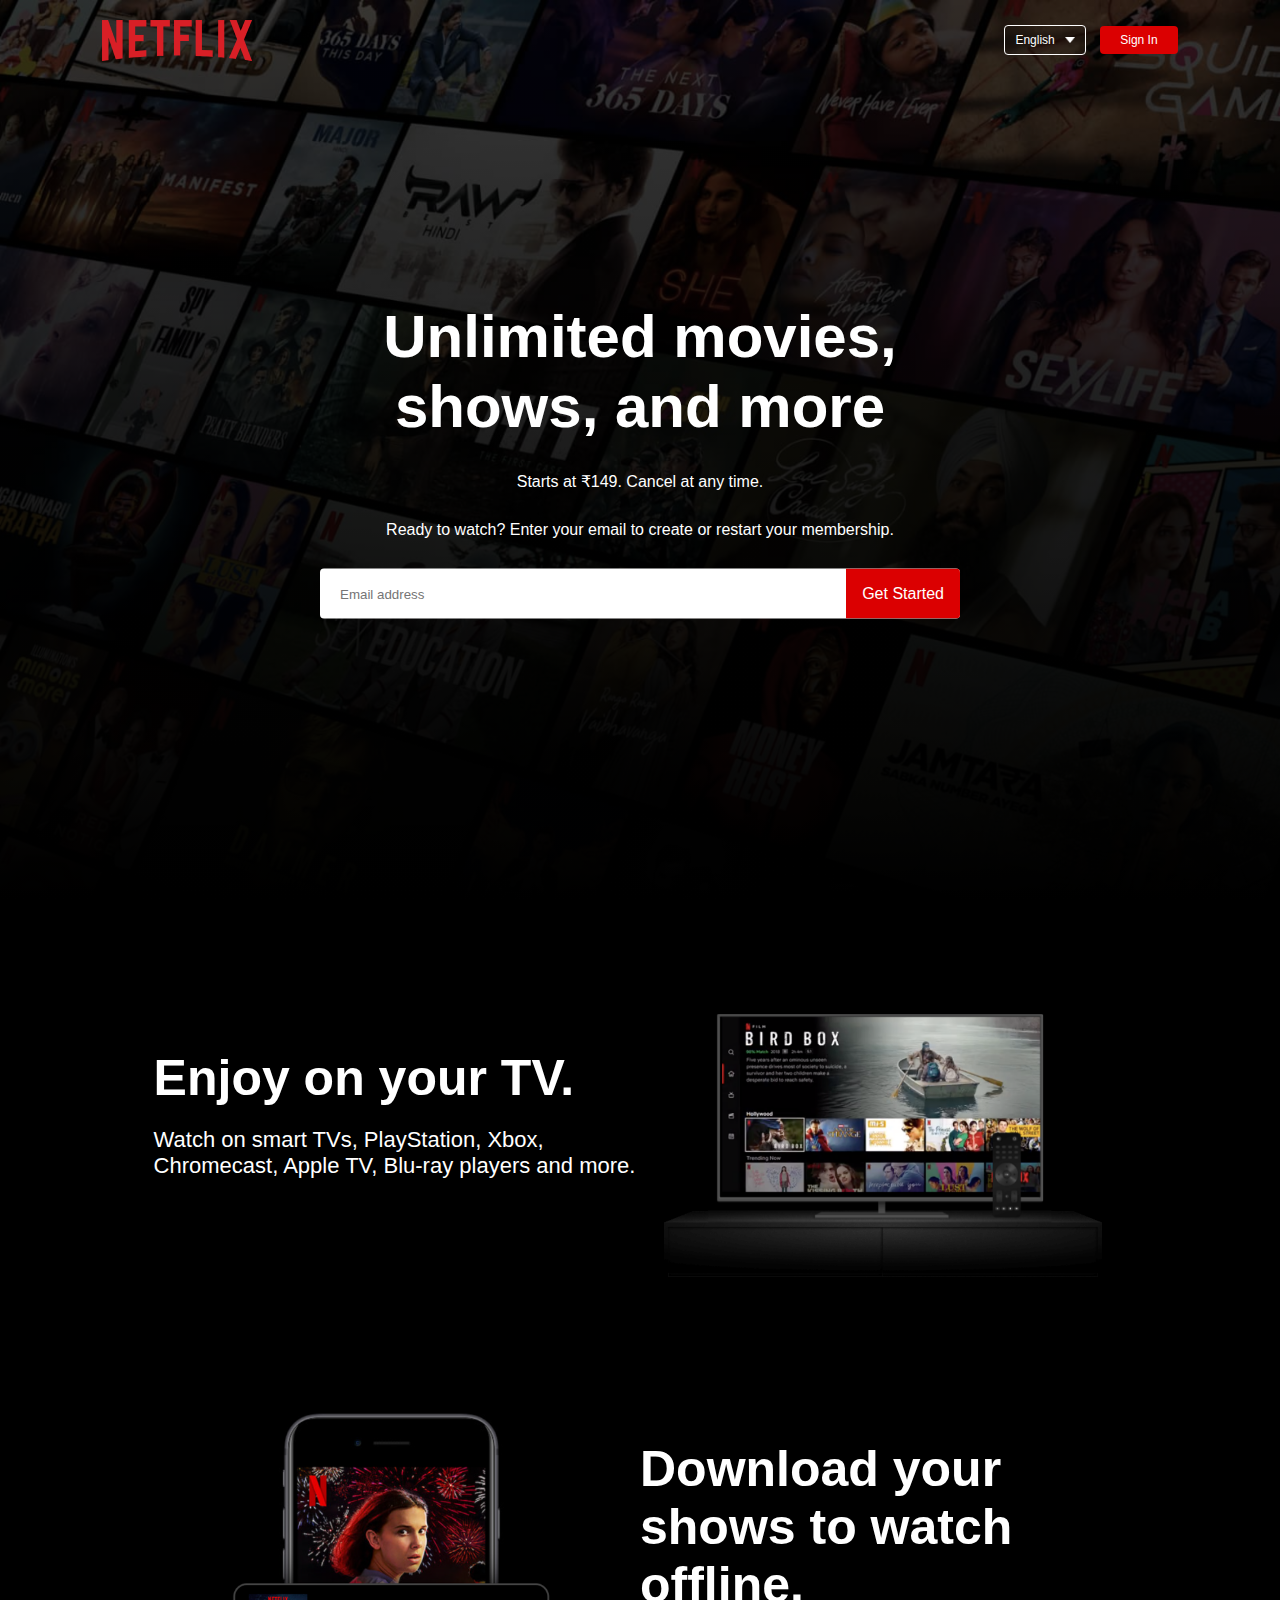
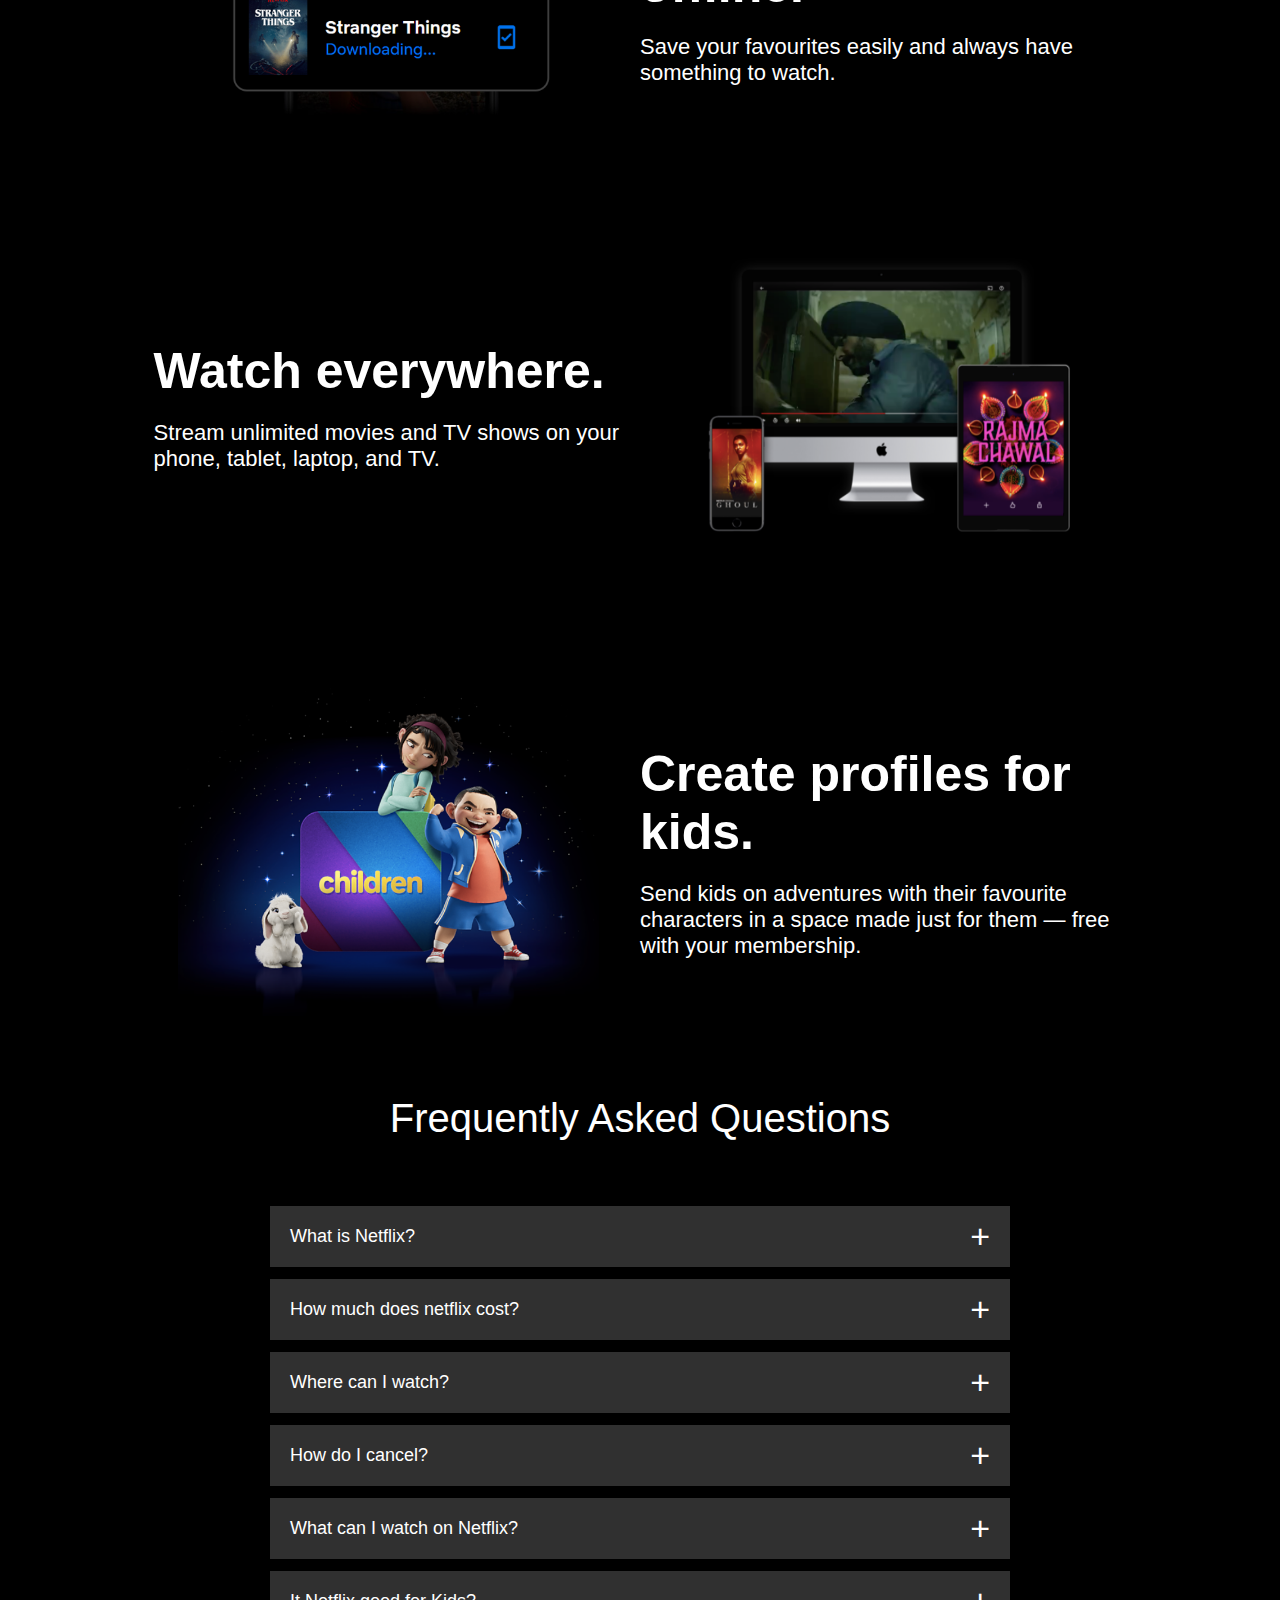
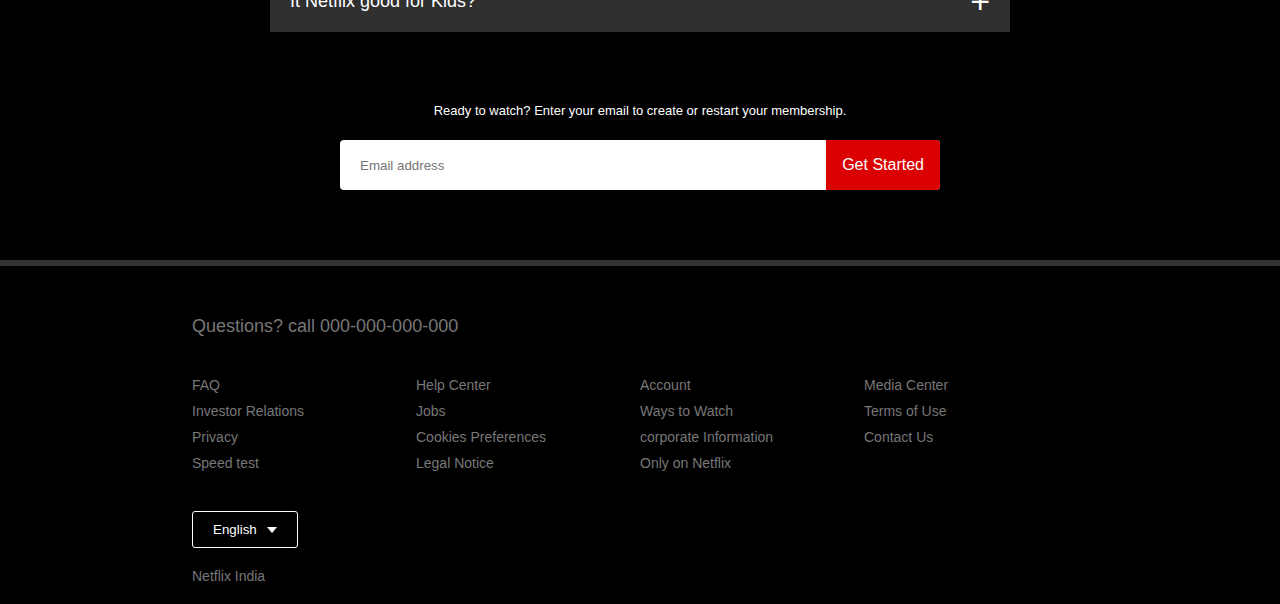
<file: index.html>
<!DOCTYPE html>
<html lang="en">
<head>
    <meta charset="UTF-8">
    <meta name="viewport" content="width=device-width, initial-scale=1.0">
    <title>Netflix-ClonePage</title>
    <link rel="stylesheet" href="style.css">
    <link rel="icon" href="images/1b54efef3720f6ac39647fc420d4a6f9.jpg">
</head>
<body>
    <div class="header">
        <nav>
            <img src="images/logo.png" class="logo">
            <div>
                <button class="language-btn">English <img src="images/down-icon.png"></button>
                <button>
                    <a href="Netflix-Login/login.html"></a>
                    Sign In
                 </button>
            </div>
        </nav>
        <div class="header-content">
            <h1>Unlimited movies, shows, and more</h1>
            <h4>Starts at ₹149. Cancel at any time.</h4>
            <p>Ready to watch? Enter your email to create or restart your membership.</p>
            <form class="emailsignup"">
            <input type="email" placeholder="Email address" required>
            <button type="submit">Get Started</button>
        </form>
        </div>
    </div>
<div class="feature">
    <div class="row">
        <div class="textcol">
            <h2>Enjoy on your TV.</h2>
            <p>Watch on smart TVs, PlayStation, Xbox, Chromecast, Apple TV, Blu-ray players and more.</p>
        </div>
        <div class="imgcol">
            <img src="images/feature-1.png">
        </div>
    </div>
</div>
<div class="feature">
    <div class="row">
        <div class="imgcol">
            <img src="images/feature-2.png">
        </div>
        <div class="textcol">
            <h2>Download your shows to watch offline.</h2>
            <p>Save your favourites easily and always have something to watch.</p>
        </div>
        
    </div>
</div>
<div class="feature">
    <div class="row">
        <div class="textcol">
            <h2>Watch everywhere.</h2>
            <p>Stream unlimited movies and TV shows on your phone, tablet, laptop, and TV.</p>
        </div>
        <div class="imgcol">
            <img src="images/feature-3.png">
        </div>
    </div>
</div>
<div class="feature">
    <div class="row">
        <div class="imgcol">
            <img src="images/feature-4.png">
        </div>
        <div class="textcol">
            <h2>Create profiles for kids.</h2>
            <p>Send kids on adventures with their favourite characters in a space made just for them — free with your membership.</p>
        </div>
        
    </div>
</div>
<div class="faq">
    <h2>
        Frequently Asked Questions
    </h2>
    <ul class="accordion">
        <li>
            <input type="radio" name="accordion" id="first">
            <label for="first">What is Netflix?</label>
            <div class="content">
                <p>Lorem ipsum dolor sit amet consectetur adipisicing elit. Quaerat eius illo, at non temporibus ea aliquam asperiores quas libero officia voluptatem, ab assumenda distinctio hic laboriosam placeat ipsum dolore nulla.</p>
            </div>
        </li>
        <li>
            <input type="radio" name="accordion" id="second">
            <label for="second">How much does netflix cost?</label>
            <div class="content">
                <p>Lorem ipsum dolor sit amet consectetur adipisicing elit. Quaerat eius illo, at non temporibus ea aliquam asperiores quas libero officia voluptatem, ab assumenda distinctio hic laboriosam placeat ipsum dolore nulla.</p>
            </div>
        </li>
        <li>
            <input type="radio" name="accordion" id="third">
            <label for="third">Where can I watch?</label>
            <div class="content">
                <p>Lorem ipsum dolor sit amet consectetur adipisicing elit. Quaerat eius illo, at non temporibus ea aliquam asperiores quas libero officia voluptatem, ab assumenda distinctio hic laboriosam placeat ipsum dolore nulla.</p>
            </div>
        </li>
        <li>
            <input type="radio" name="accordion" id="fourth">
            <label for="fourth">How do I cancel?</label>
            <div class="content">
                <p>Lorem ipsum dolor sit amet consectetur adipisicing elit. Quaerat eius illo, at non temporibus ea aliquam asperiores quas libero officia voluptatem, ab assumenda distinctio hic laboriosam placeat ipsum dolore nulla.</p>
            </div>
        </li>
        <li>
            <input type="radio" name="accordion" id="fifth">
            <label for="fifth">What can I watch on Netflix?</label>
            <div class="content">
                <p>Lorem ipsum dolor sit amet consectetur adipisicing elit. Quaerat eius illo, at non temporibus ea aliquam asperiores quas libero officia voluptatem, ab assumenda distinctio hic laboriosam placeat ipsum dolore nulla.</p>
            </div>
        </li>
        <li>
            <input type="radio" name="accordion" id="sixth">
            <label for="sixth">It Netflix good for Kids?</label>
            <div class="content">
                <p>Lorem ipsum dolor sit amet consectetur adipisicing elit. Quaerat eius illo, at non temporibus ea aliquam asperiores quas libero officia voluptatem, ab assumenda distinctio hic laboriosam placeat ipsum dolore nulla.</p>
            </div>
        </li>
    </ul>
    <small>Ready to watch? Enter your email to create or restart your membership.</small>
    <form class="emailsignup"">
            <input type="email" placeholder="Email address" required>
            <button type="submit">Get Started</button>
 </div>
 <div class="footer">
    <h2>Questions? call 000-000-000-000</h2>
    <div class="row">
        <div class="col">
            <a href="#">FAQ</a>
            <a href="#">Investor Relations</a>
            <a href="#">Privacy</a>
            <a href="#">Speed test</a>
        </div>
        <div class="col">
            <a href="#">Help Center</a>
            <a href="#">Jobs</a>
            <a href="#">Cookies Preferences</a>
            <a href="#">Legal Notice</a>
        </div>
        <div class="col">
            <a href="#">Account<a>
            <a href="#">Ways to Watch</a>
            <a href="#">corporate Information</a>
            <a href="#">Only on Netflix</a>
        </div>
        <div class="col">
            <a href="#">Media Center</a>
            <a href="#">Terms of Use</a>
            <a href="#">Contact Us</a>
        </div>
    </div>
    <button class="language-btn">English <img src="images/down-icon.png"></button>
    <p class="copy">Netflix India </p>
 </div>
</body>
</html>
</file>
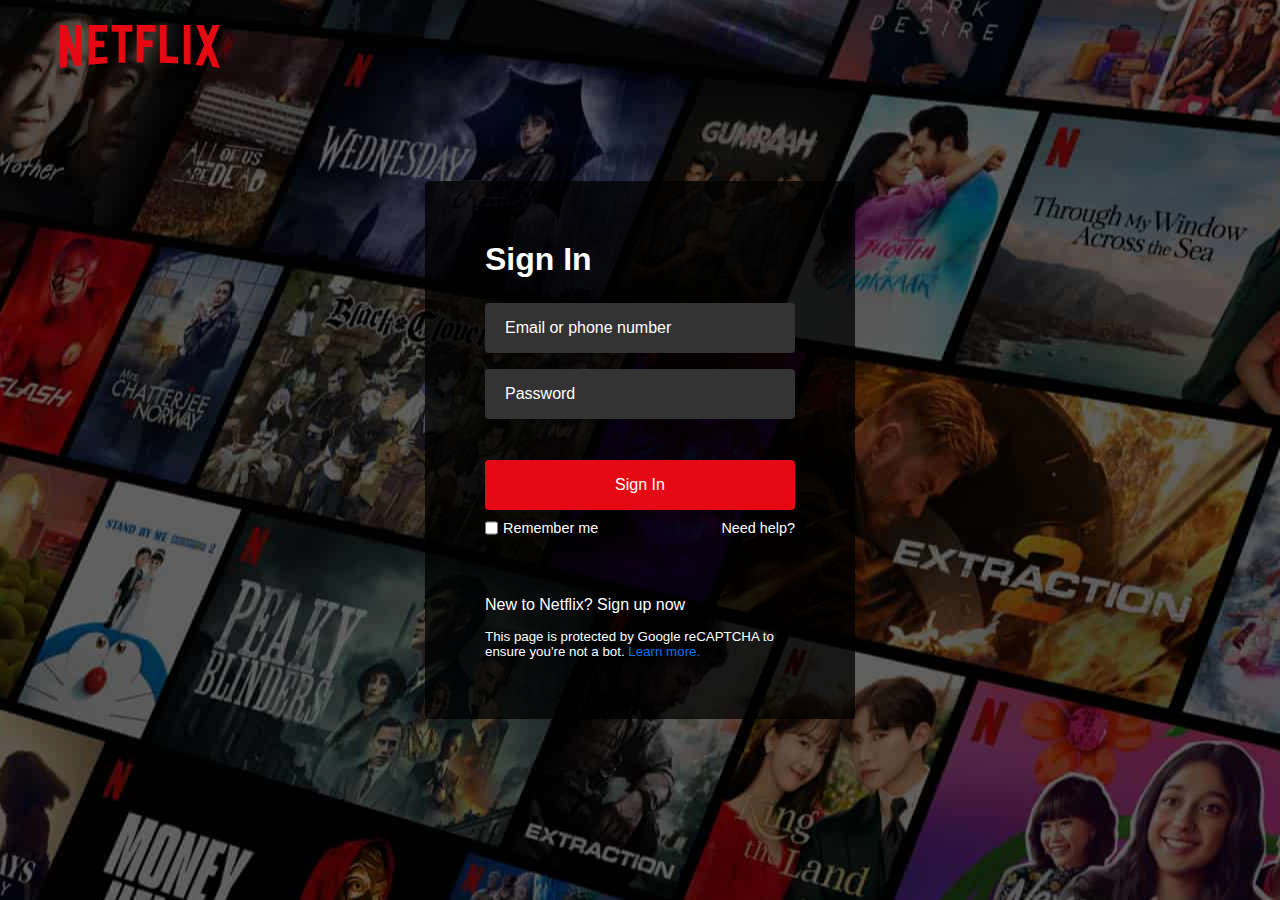
<file: Netflix-Login/login.html>
<!DOCTYPE html>
<html lang="en">
<head>
    <meta charset="UTF-8">
    <meta name="viewport" content="width=device-width, initial-scale=1.0">
    <link rel="stylesheet" href="style.css">
    <title>Netflix-LoginPage</title>
</head>
<body>
    <nav>
        <a href="#"><img src="images/logo.svg" alt="logo"></a>
    </nav>
    <div class="form-wrapper">
        <h2>Sign In</h2>
        <form action="#">
            <div class="form-control">
                <input type="text" required>
                <label>Email or phone number</label>
            </div>
            <div class="form-control">
                <input type="password" required>
                <label>Password</label>
            </div>
            <button type="submit">Sign In</button>
            <div class="form-help"> 
                <div class="remember-me">
                    <input type="checkbox" id="remember-me">
                    <label for="remember-me">Remember me</label>
                </div>
                <a href="#">Need help?</a>
            </div>
        </form>
        <p>New to Netflix? <a href="#">Sign up now</a></p>
        <small>
            This page is protected by Google reCAPTCHA to ensure you're not a bot. 
            <a href="#">Learn more.</a>
        </small>
    </div>
</body>
</html>
</file>
<file: style.css>
*{
    margin: 0;
    padding: 0;
    font-family: 'poppins',sans-serif;
    box-sizing: border-box;

}
body{
    background: #000;
    color: #fff;
}
.header{
    width: 100%;
    height: 100vh;
    background-image: linear-gradient(rgba(0,0,0,0.7),rgba(0,0,0,7)),url(images/header-image.png);
    background-size: cover;
    background-position: center;
    padding: 10px 8%;
    position: relative;
}
nav{
    display: flex;
    align-items: center;
    justify-content: space-between;
    padding: 10px 0px;
}
.logo{
    width: 150px;
    cursor: pointer;
}
nav button{
    border: 0;
    outline: 0;
    background: #db0001;
    color: #fff;
    padding:7px 20px;
    font-size: 12px;
    margin-left: 10px;
    border-radius: 4px;
    cursor: pointer;
}
.signup-btn a{
    color:white;
    text-decoration:none;
}
.language-btn{
    display: inline-flex;
    align-items: center;
    background: transparent;
    border: 1px solid #fff;
    padding: 7px 10px;
}
.language-btn img{
    width: 10px;
    margin-left: 10px;
}
.header-content{
    position: absolute;
    top: 50%;
    left: 50%;
    transform: translate(-50%,-50%);
    text-align: center ;
    margin-top: 10px;
}
.header-content h1{
    font-size: 60px;
    line-height: 70px;
    font-weight: 800;
    max-width: 650px;
}
.header-content h4{
    font-weight: 500;
    margin: 30px 0;

}
.emailsignup{
    background: #fff;
    border-radius: 4px;
    display: flex;
    align-items: center;
    margin-top: 30px;
    overflow: hidden;
}
.emailsignup input{
    flex: 1;
    border: 0;
    outline: 0;
    margin-left: 20px;
}
.emailsignup button{
    background: #db0001;
    color: #fff;
    border: 0;
    outline: 0;
    font-size: 16px;
    cursor: pointer;
    padding: 16px;
}
/*----------Features----------*/
.feature{
    padding: 0 12%;
    font-size: 22px;
}
.row{
    display: flex;
    width: 100%;
    align-items: center;
    flex-wrap: wrap;
    padding: 50px 0;
}
.textcol{
    flex-basis: 50%;
    margin-bottom: 20px;

}
.imgcol{
    flex-basis: 50%;
    margin-bottom: 20px;

}
.imgcol img{
    display: block;
    width: 90%;
    margin: auto;
}
.feature h2{
    font-size: 50px;
    font-weight: 600;
    margin-bottom: 20px;

}
/*-------------------FAQ--------------------*/
.faq{
    padding: 10px 12px;
    text-align: center;
    font-size: 18px;
}
.faq h2{
    font-weight: 500;
    font-size: 40px;
}
.accordion{
    margin: 60px auto;
    width: 100% ;
    max-width: 750px;

}
.accordion li{
    list-style: none;
    width: 100%;
    padding: 5px;
}
.accordion li label{
    display: flex;
    align-items: center;
    padding: 20px;
    font-size: 18px;
    font-weight: 500 ;
    background: #303030;
    margin-bottom: 2px;
    cursor: pointer;
    position: relative;
}
label::after{
    content: '+';
    font-size: 34px;
    position: absolute;
    right: 20px;
    transition: transform 0.5s;
}
input[type="radio"]{
    display: none;
}
.accordion .content{
    background: #303030;
    text-align: left;
    padding: 0 20px;
    max-height: 0;
    overflow: hidden;
    transition: max-height 0.5s, padding 0.5s;
}
.accordion input[type="radio"]:checked + label + .content{
    max-height: 600px;
    padding: 30px 20px;
}
.accordion input[type="radio"]:checked + label::after{
    transform: rotate(135deg);
}
.faq .emailsignup{
    max-width: 600px;
    margin: 20px auto 60px;
}
.faq small{
    font-size: 13px;
}
/* -------------Footer----------------------------------------------------------- */
.footer{
    padding: 50px 15% 10px;
    border-top: 6px solid #333;
    color: #777;
}
.footer h2{
    font-size: 18px;
    font-weight: 400;
    margin-bottom: 30px;

}
.footer .col{
    flex-basis: 25%;
    flex-grow: 1;
    margin-bottom: 20px;
}
.footer .col a{
    display: block;
    text-decoration: none;
    color: #777;
    font-size: 14px ;
    margin-bottom: 10px;
}
.footer .row{
    align-items: flex-start;
    padding: 10px 0;

}
.footer .language-btn{
    color: #fff;
    padding: 10px 20px;
    border-radius: 3px;

}
.copy{
    font-size: 14px;
    margin-top: 20px;
    margin-bottom: 10px;
}
</file>
<file: Netflix-Login/style.css>
@import url('https://fonts.googleapis.com/css2?family=Nunito:ital,wght@0,200..1000;1,200..1000&family=PT+Serif:ital,wght@0,400;0,700;1,400;1,700&display=swap');
* {
    margin: 0;
    padding: 0;
    box-sizing: border-box;
    font-family: 'Roboto', sans-serif;
}
body{
    background: #000;
}
body::before{
    content:"";
    position: absolute;
    top: 0;
    left: 0;
    width: 100%;
    height: 100%;
    background: url("images/hero-img.jpg");
    background-position: center;
    opacity: 0.5;
}
.form-wrapper{
    position: absolute;
    left: 50%;
    top: 50%;
    width: 430px;
    padding: 60px;
    transform: translate(-50%,-50%);
    border-radius: 4px;
    background: rgba(0,0,0,0.75);
}
nav{
    position: fixed;
    padding: 25px 60px ;
    z-index: 1;
}
nav a img{
    width: 160px ;
}
.form-wrapper h2{
    color: #fff;
    font-size:  2rem;
}
.form-wrapper form{
    margin: 25px 0 60px;
}
form .form-control{
    height: 50px;
    margin-bottom: 16px;
    position: relative;
}
.form-control input{
    height: 100%;
    width: 100%;
    background: #333;
    outline: none;
    border: none;
    font-size: 1rem;
    color: #fff;
    border-radius: 4px;
    padding: 0 20px;
}
.form-control label{
    position: absolute;
    left: 20px;
    top: 50%;
    color: #fff;
    pointer-events: none;
    font-size: 1rem;
    transform: translateY(-50%);
    transition: all 0.1s ease;
}
.form-control input:is(:focus, :valid) ~ label{
    font-size: 0.75rem;
    transform: translateY(-130%);
} 
.form-control input:is(:focus, :valid){
    padding: 16px 20px 0 ;
    background: #444;
}
form button{
    width: 100%;
    padding: 16px 0;
    font-size: 1rem;
    border: none;
    color: #fff;
    background: #e50914;
    font-weight: 500;
    border-radius: 4px;
    margin: 25px 0 10px ;
    outline: none;
    transition: 0,1s ease;
}
form button:hover{
    background: #c40812;
}
form .form-help{
    display: flex;
    justify-content: space-between;
}
form .remember-me{
    display: flex;
}
form .remember-me input{
    margin-right: 5px;
    accent-color: #b3b3b3;
}
form .form-help :where(label,a){
    font-size: 0.9rem;
}
.form-wrapper :where(label,p,small,a){
    color:#fff;
}
.form-wrapper p a{
    color: #fff;
}
.form-wrapper small{
    display: block;
    margin-top: 15px;
}
.form-wrapper a{
    text-decoration: none;
}
.form-wrapper small a{
    color: #0071eb;
}
.form-wrapper a:hover{
    text-decoration: underline;
}
</file>
